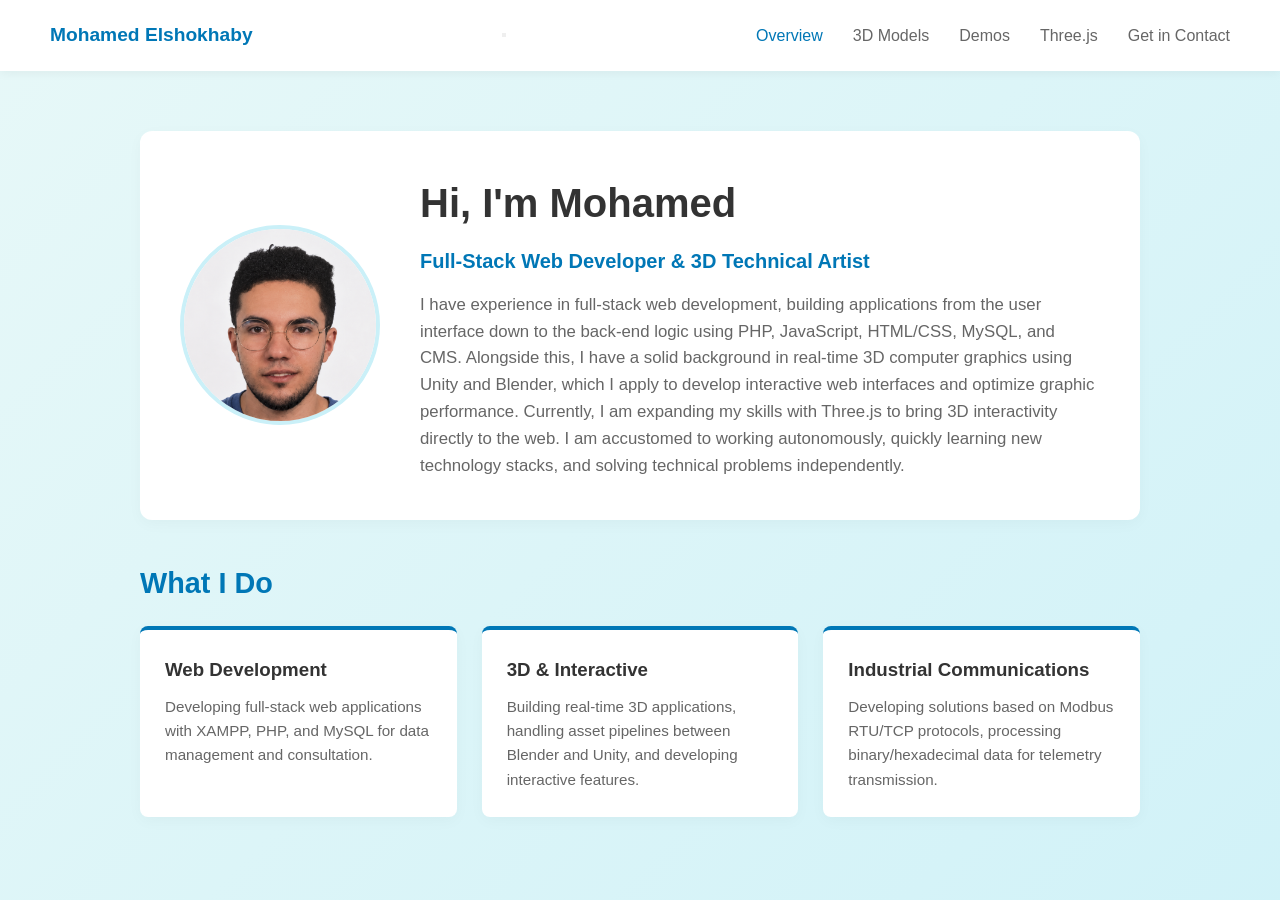
<file: index.html>
<!DOCTYPE html>
<html lang="en">

<head>
    <meta charset="UTF-8">
    <meta name="viewport" content="width=device-width, initial-scale=1.0">
    <title>Mohamed Elshokhaby | Portfolio</title>
    <link rel="stylesheet" href="./CSS/style.css?v=2">
</head>

<body>
    <div class="app-container">
        <header class="top-bar">
            <div class="brand">
                <span class="brand-text">Mohamed Elshokhaby</span>
            </div>

            <button class="nav-toggle" type="button" aria-label="Toggle navigation" aria-expanded="false"
                aria-controls="main-nav">
                <span class="nav-toggle-bar"></span>
            </button>

            <nav class="main-nav" id="main-nav" aria-label="Main navigation">
                <ul class="nav-links">
                    <li><a href="#overview" class="nav-item" data-view-link="overview">Overview</a></li>
                    <li><a href="#3d-models" class="nav-item" data-view-link="3d-models">3D Models</a></li>
                    <li><a href="#demos" class="nav-item" data-view-link="demos">Demos</a></li>
                    <li><a href="#threejs" class="nav-item" data-view-link="threejs">Three.js</a></li>
                    <li><a href="#contact" class="nav-item" data-view-link="contact">Get in Contact</a></li>
                </ul>
            </nav>
        </header>

        <main class="viewport-content">

            <!-- ================= OVERVIEW ================= -->
            <section class="section-container" data-view="overview">
                <div class="profile-module">
                    <div class="profile-frame">
                        <img src="./Photos/Personal_photo.png" alt="Mohamed Elshokhaby" class="profile-img">
                    </div>
                    <div class="profile-info">
                        <h1>Hi, I'm Mohamed</h1>
                        <p class="lead-text">Full-Stack Web Developer & 3D Technical Artist</p>
                        <p class="about-text">
                            I have experience in full-stack web development, building applications from the user
                            interface down to the back-end logic using PHP, JavaScript, HTML/CSS, MySQL, and CMS.
                            Alongside this, I have a solid background in real-time 3D computer graphics using Unity and
                            Blender, which I apply to develop interactive web interfaces and optimize graphic
                            performance. Currently, I am expanding my skills with Three.js to bring 3D interactivity
                            directly to the web. I am accustomed to working autonomously, quickly learning new
                            technology stacks, and solving technical problems independently.
                        </p>
                    </div>
                </div>

                <div class="snippets-section">
                    <h2 class="section-title">What I Do</h2>
                    <div class="spec-grid">
                        <!-- The CSS will handle the hover animations for these cards -->
                        <div class="spec-card">
                            <h3>Web Development</h3>
                            <p>Developing full-stack web applications with XAMPP, PHP, and MySQL for data management and
                                consultation.</p>
                        </div>
                        <div class="spec-card">
                            <h3>3D & Interactive</h3>
                            <p>Building real-time 3D applications, handling asset pipelines between Blender and Unity,
                                and developing interactive features.</p>
                        </div>
                        <div class="spec-card">
                            <h3>Industrial Communications</h3>
                            <p>Developing solutions based on Modbus RTU/TCP protocols, processing binary/hexadecimal
                                data for telemetry transmission.</p>
                        </div>
                    </div>
                </div>
            </section>

            <!-- ================= 3D MODELS ================= -->
            <section class="section-container" data-view="3d-models">
                <div class="embed-window-fixed">
                    <iframe class="embed-frame-fixed" src="https://mohamedelshokhaby.artstation.com/"
                        title="ArtStation portfolio" allowfullscreen></iframe>
                </div>
            </section>

            <!-- ================= DEMOS (Grid View) ================= -->
            <section class="section-container" data-view="demos">
                <div class="page-header">
                    <h1>Project Demos</h1>
                    <p class="section-desc">Interactive showcases and functional prototypes.</p>
                </div>

                <div class="demo-grid">
                    <!-- WebGL Demo Card -->
                    <a href="#demo-webgl" class="demo-card">
                        <div class="demo-card-image">
                            <!-- You can replace this div with an actual <img> tag later -->
                            <div class="img-placeholder">WebGL 3D Gallery</div>
                        </div>
                        <div class="demo-card-content">
                            <h3>Interactive 3D Gallery</h3>
                            <p>An immersive environment developed in Unity where visitors can explore projects in a
                                real-time 3D space.</p>
                        </div>
                    </a>

                    <!-- testing -->
                    <a href="demos/headphones/index.html" class="demo-card">
                        <div class="demo-card-image">
                            <div class="img-placeholder">Scrollable headphone animation</div>
                        </div>
                        <div class="demo-card-content">
                            <h3>Scrollable headphone animation</h3>
                            <p>An apple inspired animation made from the ground up to test scrolling with animations</p>
                        </div>
                    </a>
                </div>
            </section>

            <!-- ================= SINGLE DEMO VIEW: WebGL ================= -->
            <section data-view="demo-webgl" class="viewport-section">
                <div class="page-header">
                    <a href="#demos" class="back-btn">&larr; Back to Demos</a>
                    <h1>Interactive 3D Gallery (WebGL)</h1>
                </div>

                <div class="demo-project">
                    <div class="embed-container">
                        <iframe class="embed-frame-demo" src="https://itch.io/embed-upload/18204892?color=ffffff"
                            title="Portfolio overview on itch.io" allowfullscreen>
                            <a href="https://mohamedelshokhaby003.itch.io/portofolio">Play Portfolio overview on
                                itch.io</a>
                        </iframe>
                    </div>
                    <div class="demo-description">
                        <p>This interactive 3D gallery serves as a centralized showcase of the key projects I have
                            developed throughout my career. Rather than presenting a conventional portfolio of images or
                            documents, it provides an immersive environment where visitors can explore each project
                            within a real-time 3D space.</p>

                        <p>Each exhibition represents a different project and can be inspected in detail to examine its
                            architecture, development process, implementation, and the technologies involved. Selected
                            exhibits also function as interactive portals, granting access to fully explorable
                            environments that demonstrate the projects in operation and provide a hands-on understanding
                            of their functionality.</p>

                        <p>The gallery was developed in Unity and deployed for the web using WebGL, making it directly
                            accessible through a standard browser without requiring additional software. Beyond
                            showcasing software engineering expertise, the project demonstrates proficiency in 3D
                            modeling, environment design, user interface development, lighting, rendering optimization,
                            and user experience design.</p>

                        <p>This project represents the convergence of software engineering and interactive digital
                            design, creating a continuously evolving platform that expands over time with new projects,
                            technical experiments, and innovative ideas.</p>

                        <div class="controls-box">
                            <h3>Controls:</h3>
                            <ul>
                                <li><strong>W A S D</strong> to Move</li>
                                <li><strong>Mouse</strong> to Look Around</li>
                                <li><strong>E</strong> to Inspect Exhibit</li>
                                <li><strong>Hold LMB</strong> to Rotate Exhibit</li>
                                <li><strong>Q</strong> Return</li>
                            </ul>
                        </div>
                    </div>
                </div>
            </section>

            <!-- ================= THREE.JS ================= -->
            <section class="section-container" data-view="threejs">
                <div class="coming-soon-module">
                    <h1>Three.js Projects</h1>
                    <p class="lead-text">Coming soon.</p>
                </div>
            </section>

            <!-- ================= GET IN CONTACT ================= -->
            <section class="section-container" data-view="contact">
                <div class="page-header">
                    <h1>Get in Contact</h1>
                    <p class="section-desc">Have a question or want to work together? Leave a message below.</p>
                </div>

                <div class="contact-form-container">
                    <form action="process-data.php" method="POST" class="standard-form">
                        <div class="form-group">
                            <label for="name">Name</label>
                            <input type="text" id="name" name="name" placeholder="Name" required>
                        </div>
                        <div class="form-group">
                            <label for="email">Email</label>
                            <input type="email" id="email" name="email" placeholder="name@example.com" required>
                        </div>
                        <div class="form-group">
                            <label for="message">Message</label>
                            <textarea id="message" name="message" rows="5" placeholder="How can I help you?"
                                required></textarea>
                        </div>
                        <button type="submit" class="btn-submit">Send Message</button>
                        <p class="form-status" role="status" aria-live="polite"></p>
                    </form>
                </div>
            </section>

        </main>
    </div>

    <script src="js/app.js"></script>
</body>

</html>
</file>
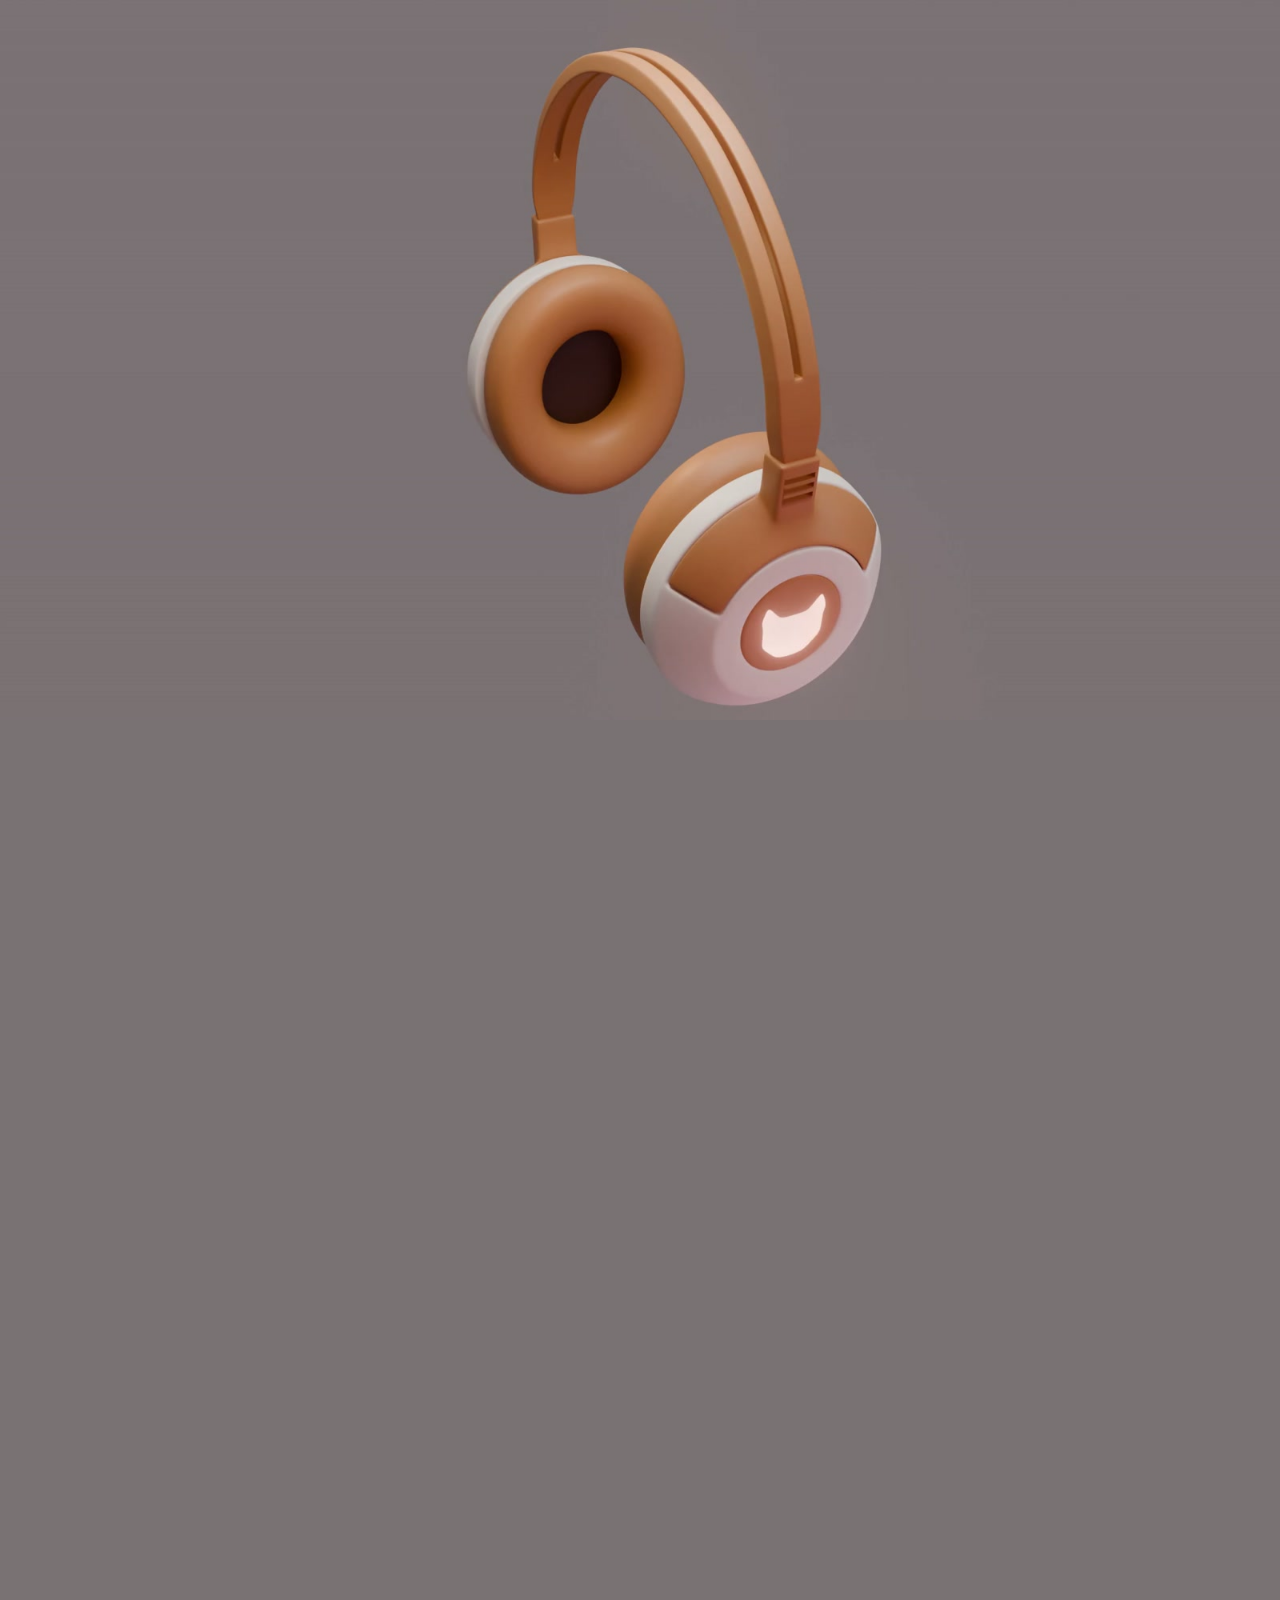
<file: demos/headphones/index.html>
<!DOCTYPE html>
<html lang="en">

<head>
  <meta charset="UTF-8">
  <title>Headphones</title>
</head>

<body>
  <link rel="stylesheet" href="style.css">
  <script src="script.js" defer></script>
  <div class="scroll-container">
    <canvas id="hero-canvas"></canvas>
  </div>
</body>

</html>
</file>
<file: CSS/style.css>
/* --- SYSTEM DESIGN VARIABLES --- */
:root {
    /* Backgrounds */
    --bg-main: #f8f9fa;
    /* Light Gray */
    --bg-panel: #ffffff;
    /* White panels */

    /* Borders & Accents */
    --border: #e0e0e0;
    --accent-blue: #0077b6;
    /* Ocean Blue */
    --accent-blue-hover: #023e8a;
    --accent-light: #caf0f8;

    /* Typography */
    --text-main: #333333;
    --text-muted: #666666;
    --font-sans: 'Inter', -apple-system, BlinkMacSystemFont, "Segoe UI", Helvetica, Arial, sans-serif;
}

/* --- RESET & BASE --- */
* {
    box-sizing: border-box;
    margin: 0;
    padding: 0;
}

body {
    background: linear-gradient(-45deg, #f8f9fa, #e2f1f6, #caf0f8, #e7f8f8);
    background-size: 400% 400%;
    animation: waterFlow 12s ease infinite;
    color: var(--text-main);
    font-family: var(--font-sans);
    line-height: 1.6;
    overflow-x: hidden;
    min-height: 100vh;
}

/* Smooth Water Current Animation */
@keyframes waterFlow {
    0% {
        background-position: 0% 50%;
    }

    50% {
        background-position: 100% 50%;
    }

    100% {
        background-position: 0% 50%;
    }
}

a {
    color: inherit;
    text-decoration: none;
}

/* --- TYPOGRAPHY DEFAULTS --- */
h1 {
    font-size: 2.5rem;
    color: var(--text-main);
    margin-bottom: 10px;
}

h2 {
    font-size: 1.8rem;
    color: var(--accent-blue);
    margin-bottom: 20px;
}

.section-desc {
    font-size: 1.1rem;
    color: var(--text-muted);
}

/* --- TOP BAR NAVIGATION --- */
.top-bar {
    background-color: var(--bg-panel);
    box-shadow: 0 2px 10px rgba(0, 0, 0, 0.05);
    padding: 20px 50px;
    display: flex;
    justify-content: space-between;
    align-items: center;
    position: sticky;
    top: 0;
    z-index: 100;
}

.brand-text {
    font-weight: 700;
    font-size: 1.2rem;
    color: var(--accent-blue);
}

.main-nav .nav-links {
    display: flex;
    list-style: none;
    gap: 30px;
}

.nav-item {
    color: var(--text-muted);
    font-size: 1rem;
    font-weight: 500;
    transition: color 0.3s ease;
    cursor: pointer;
}

.nav-item:hover,
.nav-item.active {
    color: var(--accent-blue);
}

/* --- MAIN VIEWPORT & ANIMATIONS --- */
.viewport-content {
    flex: 1;
    display: flex;
    justify-content: center;
    padding: 60px 40px;
}

.section-container {
    width: 100%;
    max-width: 1000px;
    display: flex;
    flex-direction: column;
    gap: 40px;
    opacity: 0;
    transform: translateY(15px);
    animation: fadeSlideIn 0.4s ease forwards;
}

@keyframes fadeSlideIn {
    to {
        opacity: 1;
        transform: translateY(0);
    }
}

/* --- OVERVIEW & PROFILE --- */
.profile-module {
    display: flex;
    align-items: center;
    gap: 40px;
    background: var(--bg-panel);
    padding: 40px;
    border-radius: 12px;
    box-shadow: 0 4px 15px rgba(0, 0, 0, 0.03);
    transition: transform 0.3s ease, box-shadow 0.3s ease;
}

.profile-module:hover {
    transform: translateY(-3px);
    box-shadow: 0 8px 25px rgba(0, 0, 0, 0.08);
}

.profile-frame {
    width: 200px;
    height: 200px;
    border-radius: 50%;
    overflow: hidden;
    border: 4px solid var(--accent-light);
    flex-shrink: 0;
}

.profile-img {
    width: 100%;
    height: 100%;
    object-fit: cover;
}

.lead-text {
    font-size: 1.25rem;
    color: var(--accent-blue);
    font-weight: 600;
    margin-bottom: 15px;
}

.about-text {
    color: var(--text-muted);
    font-size: 1.05rem;
}

/* --- SPECS GRID --- */
.spec-grid {
    display: grid;
    grid-template-columns: repeat(auto-fit, minmax(280px, 1fr));
    gap: 25px;
}

.spec-card {
    background-color: var(--bg-panel);
    border-radius: 8px;
    padding: 25px;
    box-shadow: 0 4px 15px rgba(0, 0, 0, 0.03);
    border-top: 4px solid var(--accent-blue);
    transition: transform 0.3s ease, box-shadow 0.3s ease, border-color 0.3s ease;
}

.spec-card:hover {
    transform: translateY(-5px) scale(1.02);
    box-shadow: 0 10px 25px rgba(0, 119, 182, 0.15);
    /* Ocean blue glow */
    border-top-color: var(--accent-blue-hover);
}

.spec-card h3 {
    margin-bottom: 10px;
    color: var(--text-main);
}

.spec-card p {
    color: var(--text-muted);
    font-size: 0.95rem;
}

/* --- DEMOS & WEBGL PROJECTS --- */
.demo-project {
    background: var(--bg-panel);
    border-radius: 12px;
    overflow: hidden;
    box-shadow: 0 4px 15px rgba(0, 0, 0, 0.03);
    padding: 30px;
}

.embed-container {
    width: 100%;
    height: 500px;
    border-radius: 8px;
    overflow: hidden;
    margin-bottom: 25px;
}

.embed-frame-demo {
    width: 100%;
    height: 100%;
    border: none;
}

.demo-description p {
    margin-bottom: 15px;
    color: var(--text-muted);
}

.controls-box {
    margin-top: 25px;
    background: var(--bg-main);
    padding: 20px;
    border-radius: 8px;
    border-left: 4px solid var(--accent-blue);
}

.controls-box h3 {
    margin-bottom: 10px;
}

.controls-box ul {
    list-style-type: none;
}

.controls-box li {
    margin-bottom: 5px;
    color: var(--text-muted);
}

/* --- DEMO GRID LAYOUT --- */
.demo-grid {
    display: grid;
    grid-template-columns: repeat(auto-fill, minmax(300px, 1fr));
    gap: 30px;
}

.demo-card {
    background: var(--bg-panel);
    border-radius: 12px;
    overflow: hidden;
    box-shadow: 0 4px 15px rgba(0, 0, 0, 0.03);
    transition: transform 0.3s ease, box-shadow 0.3s ease, border-color 0.3s ease;
    display: flex;
    flex-direction: column;
    text-decoration: none;
    color: inherit;
    border: 1px solid var(--border);
}

.demo-card:hover {
    transform: translateY(-5px) scale(1.02);
    box-shadow: 0 10px 25px rgba(0, 119, 182, 0.15);
    border-color: var(--accent-light);
}

.demo-card-image {
    height: 180px;
    background: var(--accent-light);
    display: flex;
    align-items: center;
    justify-content: center;
}

.img-placeholder {
    color: var(--accent-blue);
    font-weight: 700;
    font-size: 1.25rem;
}

.demo-card-content {
    padding: 25px;
}

.demo-card-content h3 {
    color: var(--text-main);
    margin-bottom: 10px;
    font-size: 1.2rem;
    transition: color 0.3s;
}

.demo-card:hover .demo-card-content h3 {
    color: var(--accent-blue);
}

.demo-card-content p {
    color: var(--text-muted);
    font-size: 0.95rem;
    line-height: 1.5;
}

/* --- CONTACT FORM --- */
.contact-form-container {
    background: var(--bg-panel);
    padding: 40px;
    border-radius: 12px;
    box-shadow: 0 4px 15px rgba(0, 0, 0, 0.03);
}

.standard-form {
    display: flex;
    flex-direction: column;
    gap: 20px;
}

.form-group {
    display: flex;
    flex-direction: column;
    gap: 8px;
}

.form-group label {
    font-weight: 600;
    color: var(--text-main);
}

.form-group input,
.form-group textarea {
    background-color: var(--bg-main);
    border: 1px solid var(--border);
    border-radius: 6px;
    padding: 12px;
    font-size: 1rem;
    font-family: inherit;
    transition: border-color 0.3s;
}

.form-group input:focus,
.form-group textarea:focus {
    outline: none;
    border-color: var(--accent-blue);
}

.btn-submit {
    align-self: flex-start;
    background-color: var(--accent-blue);
    color: #fff;
    border: none;
    padding: 12px 30px;
    font-size: 1rem;
    font-weight: 600;
    border-radius: 6px;
    cursor: pointer;
    transition: background-color 0.3s;
}

.btn-submit:hover {
    background-color: var(--accent-blue-hover);
}

/* --- UI COMPONENTS --- */
.back-btn {
    display: inline-block;
    margin-bottom: 10px;
    color: var(--accent-blue);
    font-weight: 600;
    transition: color 0.2s, transform 0.2s;
}

.back-btn:hover {
    color: var(--accent-blue-hover);
    transform: translateX(-5px);
    /* Gentle slide left */
}

.coming-soon-module {
    text-align: center;
    padding: 100px 20px;
}

/* --- ATOMIC FULLSCREEN EMBED SYSTEM --- */
.viewport-fullbleed {
    padding: 0;
    height: calc(100vh - 72px);
}

.viewport-fullbleed .section-container {
    max-width: 100%;
    height: 100%;
    margin: 0;
}

.embed-window-fixed {
    position: absolute;
    top: 0;
    left: 0;
    width: 100%;
    height: 100%;
}

.embed-frame-fixed {
    width: 100%;
    height: 100%;
    border: none;
}

/* --- SPA VIEW SWITCHING --- */
[data-view] {
    display: none;
}

[data-view].is-active {
    display: flex;
}

/* --- RESPONSIVE QUERIES --- */
@media (max-width: 768px) {
    .profile-module {
        flex-direction: column;
        text-align: center;
    }

    .top-bar {
        padding: 20px;
        flex-direction: column;
        gap: 15px;
    }

    .viewport-content {
        padding: 40px 20px;
    }
}

/* --- ZOOMED CARD OVERLAY --- */
.card-overlay {
    position: fixed;
    top: 0;
    left: 0;
    width: 100%;
    height: 100vh;
    background: rgba(10, 25, 35, 0.45);
    /* Sophisticated dark tint */
    backdrop-filter: blur(12px);
    /* Premium blur effect */
    -webkit-backdrop-filter: blur(12px);
    display: flex;
    justify-content: center;
    align-items: center;
    z-index: 1000;
    opacity: 0;
    pointer-events: none;
    transition: opacity 0.35s cubic-bezier(0.4, 0, 0.2, 1);
}

.card-overlay.active {
    opacity: 1;
    pointer-events: auto;
}

.zoomed-card {
    background: var(--bg-panel, #ffffff);
    border-radius: 24px;
    box-shadow: 0 30px 60px rgba(0, 0, 0, 0.18);
    border: 1px solid rgba(255, 255, 255, 0.5);
    padding: 50px 40px;
    max-width: 700px;
    width: 90%;
    transform: scale(0.9);
    transition: transform 0.4s cubic-bezier(0.34, 1.56, 0.64, 1);
    /* Bouncy enter transition */
    position: relative;
    max-height: 85vh;
    overflow-y: auto;
}

.card-overlay.active .zoomed-card {
    transform: scale(1);
}

/* Zoomed Card Typography Upgrades */
.zoomed-card h3 {
    font-size: 2.2rem;
    color: var(--accent-blue, #0077b6);
    margin-bottom: 1.25rem;
    font-weight: 700;
}

.zoomed-card p {
    font-size: 1.2rem;
    line-height: 1.8;
    color: var(--text-main, #2b2d42);
}

/* Minimalist Close Button */
.zoomed-close-btn {
    position: absolute;
    top: 20px;
    right: 20px;
    background: rgba(0, 0, 0, 0.05);
    border: none;
    width: 36px;
    height: 36px;
    border-radius: 50%;
    font-size: 1.4rem;
    font-weight: 300;
    cursor: pointer;
    display: flex;
    align-items: center;
    justify-content: center;
    transition: background 0.2s, transform 0.2s;
    color: var(--text-main);
}

.zoomed-close-btn:hover {
    background: rgba(0, 0, 0, 0.1);
    transform: rotate(90deg);
}
</file>
<file: demos/headphones/style.css>
body {
      margin: 0;
      background: #797273 ; /*make the headphone images pngs for more control*/
    }

    /* this tall container is what creates "room" to scroll through */
    .scroll-container {
      height: 400vh;
      position: relative;
    }

    canvas {
      position: sticky;
      top: 0;
      display: block;
      margin: 0 auto;
      max-width: 100%;
    }
</file>
